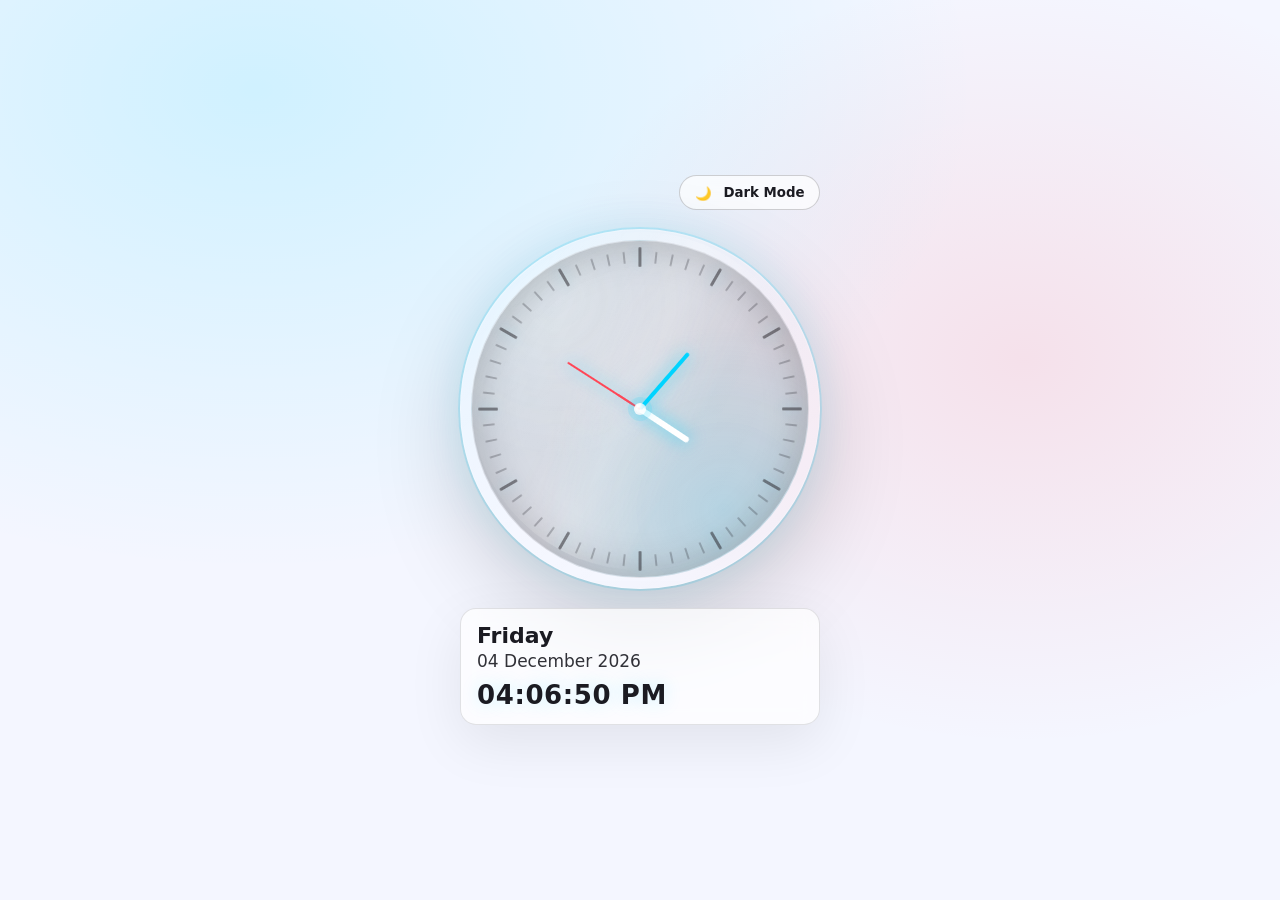
<file: Analog Watch/index.html>
<!DOCTYPE html>
<html lang="en">
  <head>
    <meta charset="UTF-8" />
    <meta http-equiv="X-UA-Compatible" content="IE=edge" />
    <meta name="viewport" content="width=device-width, initial-scale=1.0" />
    <link rel="stylesheet" href="style.css" />
    <title>Analog Clock</title>
  </head>

  <body>
    <div class="container">
      <div class="topbar">
        <button id="themeToggle" class="theme-toggle" type="button" aria-label="Toggle theme">
          <span class="theme-icon" aria-hidden="true">☀️</span>
          <span class="theme-text">Light Mode</span>
        </button>

      </div>

      <div class="clock" id="clock">
        <div class="ticks" aria-hidden="true"></div>

        <div style="--clr: #ffffff; --h: 58px" id="hour" class="hand hour">
          <i></i>
        </div>
        <div style="--clr: #00d4ff; --h: 74px" id="min" class="hand min">
          <i></i>
        </div>
        <div style="--clr: #ff4757; --h: 86px" id="sec" class="hand sec">
          <i></i>
          <span class="sec-tail" aria-hidden="true"></span>
        </div>

        <!-- <span style="--i: 1" class="num"><b>1</b></span>
        <span style="--i: 2" class="num"><b>2</b></span>
        <span style="--i: 3" class="num"><b>3</b></span>
        <span style="--i: 4" class="num"><b>4</b></span>
        <span style="--i: 5" class="num"><b>5</b></span>
        <span style="--i: 6" class="num"><b>6</b></span>
        <span style="--i: 7" class="num"><b>7</b></span>
        <span style="--i: 8" class="num"><b>8</b></span>
        <span style="--i: 9" class="num"><b>9</b></span>
        <span style="--i: 10" class="num"><b>10</b></span>
        <span style="--i: 11" class="num"><b>11</b></span>
        <span style="--i: 12" class="num"><b>12</b></span> -->


        <div class="center-dot" aria-hidden="true"></div>
      </div>

      <div class="digital" aria-live="polite">
        <div class="digital-day" id="digitalDay">Sunday</div>
        <div class="digital-date" id="digitalDate">07 June 2026</div>
        <div class="digital-time" id="digitalTime">10:25:43 PM</div>
      </div>
    </div>


    <script src="script.js"></script>
  </body>
</html>
</file>
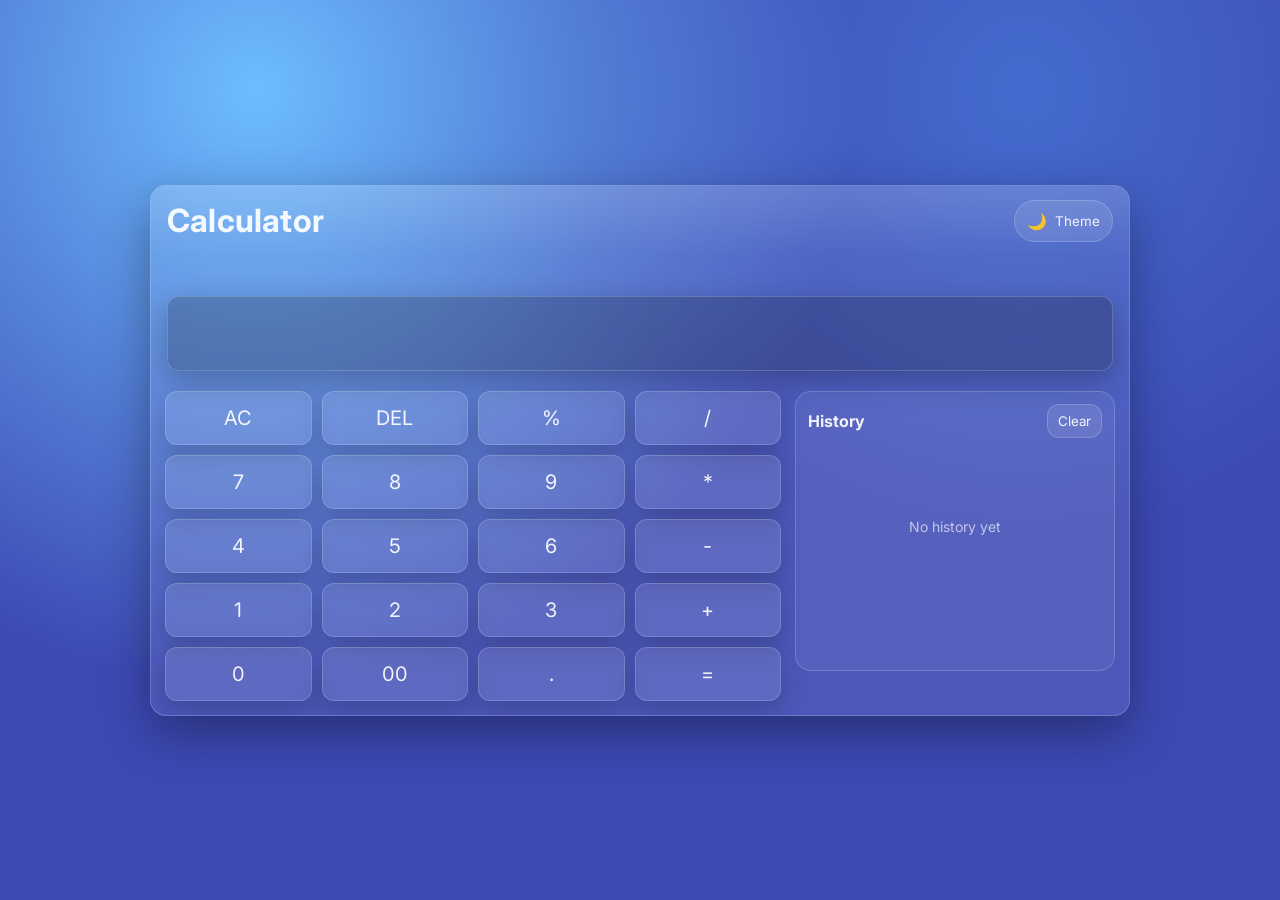
<file: Calculator/index.html>
<!DOCTYPE html>
<html lang="en">
  <head>
    <meta charset="UTF-8" />
    <meta http-equiv="X-UA-Compatible" content="IE=edge" />
    <meta name="viewport" content="width=device-width, initial-scale=1.0" />
    <title>Calculator</title>
    <link rel="stylesheet" href="style.css" />
  </head>
  <body>
    <div class="container" id="app">
      <div class="topbar">
        <div class="brand"><h1>Calculator</h2></div>
        <button class="theme-toggle" id="themeToggle" type="button" aria-label="Toggle theme">
          <span class="theme-toggle__icon" aria-hidden="true">🌙</span>
          <span class="theme-toggle__text">Theme</span>
        </button>
      </div>

      <div class="screen">
        <div class="expression" id="expression">&nbsp;</div>
        <input type="text" class="display" id="display" aria-label="Calculator display" />
      </div>

      <div class="main">
        <div class="buttons" id="buttons">
          <button class="operator btn-ac" data-value="AC">AC</button>
          <button class="operator btn-del" data-value="DEL">DEL</button>
          <button class="operator" data-value="%">%</button>
          <button class="operator" data-value="/">/</button>

          <button data-value="7">7</button>
          <button data-value="8">8</button>
          <button data-value="9">9</button>
          <button class="operator" data-value="*">*</button>

          <button data-value="4">4</button>
          <button data-value="5">5</button>
          <button data-value="6">6</button>
          <button class="operator" data-value="-">-</button>

          <button data-value="1">1</button>
          <button data-value="2">2</button>
          <button data-value="3">3</button>
          <button class="operator" data-value="+">+</button>

          <button data-value="0" class="btn-0">0</button>
          <button data-value="00">00</button>
          <button data-value=".">.</button>
          <button class="operator btn-equals" data-value="=">=</button>
        </div>

        <aside class="history" aria-label="Calculation history">
          <div class="history__header">
            <div class="history__title">History</div>
            <button class="history__clear" id="clearHistory" type="button">Clear</button>
          </div>
          <ul class="history__list" id="historyList"></ul>
          <div class="history__empty" id="historyEmpty">No history yet</div>
        </aside>
      </div>
    </div>


    <script src="script.js"></script>
  </body>
</html>
</file>
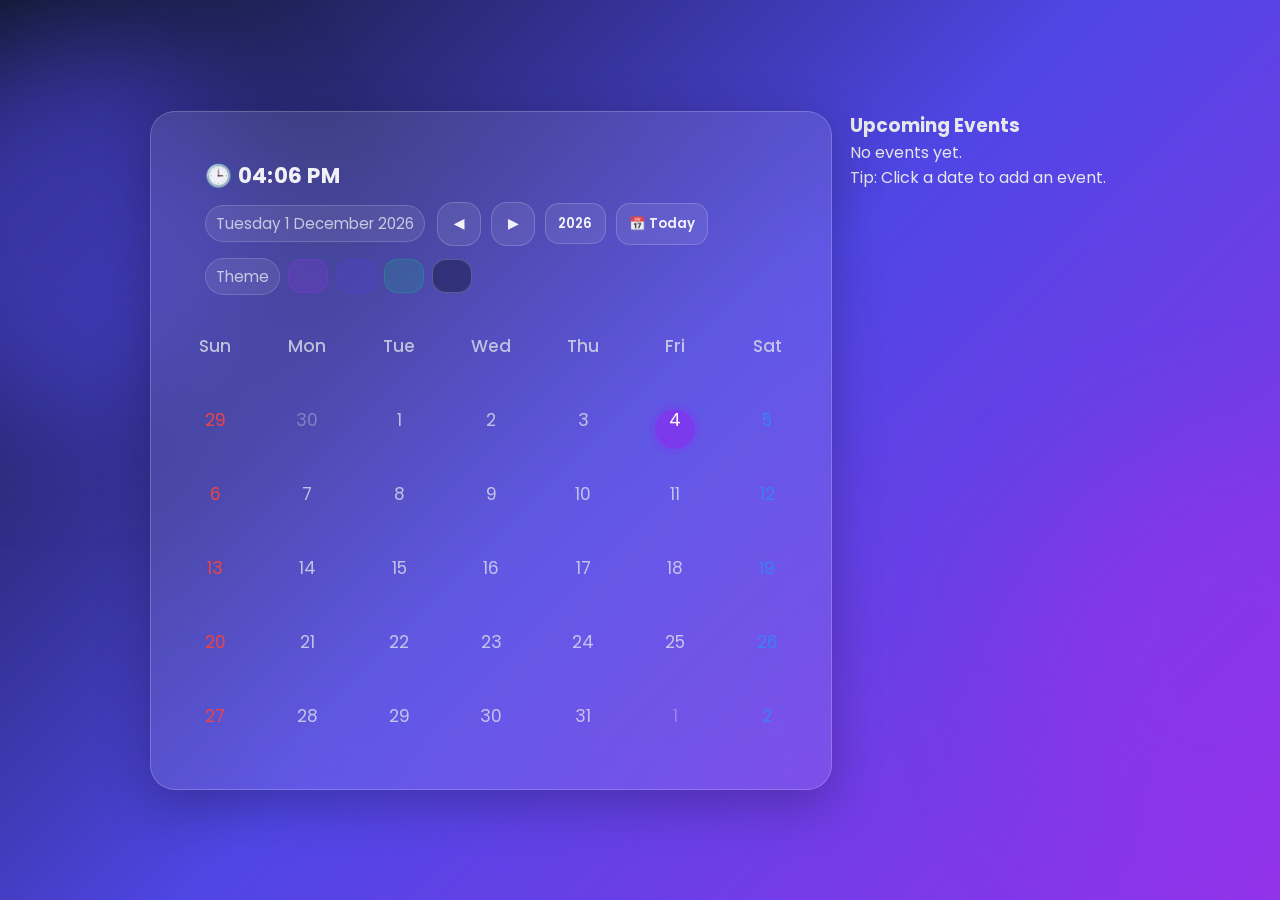
<file: Dynamic Calendar/index.html>
<!DOCTYPE html>
<html lang="en" dir="ltr">
  <head>
    <meta charset="utf-8" />
    <title>Dynamic Calendar</title>
    <link rel="stylesheet" href="style.css" />
    <meta name="viewport" content="width=device-width, initial-scale=1.0" />

    <script src="script.js" defer></script>
  </head>

  <body>
    <div class="app-shell">
      <div class="wrapper">
        <header>
          <div class="topbar">
            <div class="clock" id="clock">🕒 --:-- --</div>

            <div class="header-row">
              <div class="badge" id="current-date">Sunday, 7 June 2026</div>

              <div class="controls">
                <button class="btn btn-icon" id="prev" type="button" aria-label="Previous month">
                  ◀
                </button>
                <button class="btn btn-icon" id="next" type="button" aria-label="Next month">
                  ▶
                </button>

                <div class="control-group">
                  <select class="year-select" id="year" aria-label="Select year"></select>
                </div>

                <button class="btn" id="todayBtn" type="button">📅 Today</button>
              </div>
            </div>

            <div class="control-group" style="margin-top: 12px;">
              <span class="badge">Theme</span>
              <div class="theme-group" aria-label="Theme toggle">
                <button class="theme-dot" data-theme="purple" type="button" title="Purple"></button>
                <button class="theme-dot" data-theme="blue" type="button" title="Blue"></button>
                <button class="theme-dot" data-theme="green" type="button" title="Green"></button>
                <button class="theme-dot" data-theme="dark" type="button" title="Dark"></button>
              </div>
            </div>
          </div>
        </header>

        <div class="calendar">
          <ul class="weeks">
            <li>Sun</li>
            <li>Mon</li>
            <li>Tue</li>
            <li>Wed</li>
            <li>Thu</li>
            <li>Fri</li>
            <li>Sat</li>
          </ul>
          <ul class="days" id="days"></ul>
        </div>
      </div>

      <aside class="agenda">
        <div class="agenda-card">
          <h3>Upcoming Events</h3>
          <div class="agenda-list" id="agendaList">No events yet.</div>
          <div class="agenda-hint">Tip: Click a date to add an event.</div>
        </div>
      </aside>

      <div class="modal-overlay" id="modalOverlay" hidden></div>
      <div class="modal" id="eventModal" hidden role="dialog" aria-modal="true">
        <div class="modal-header">
          <div>
            <div class="modal-title" id="modalTitle">Add Event</div>
            <div class="modal-subtitle" id="modalSubtitle">7 June 2026</div>
          </div>
          <button class="btn btn-icon" id="modalClose" type="button" aria-label="Close">✕</button>
        </div>

        <form class="modal-body" id="eventForm">
          <input type="hidden" id="modalDateKey" />

          <div class="field">
            <label for="eventText">Event</label>
            <input id="eventText" required placeholder="e.g., Birthday Party" />
          </div>

          <div class="field">
            <label for="eventType">Type</label>
            <select id="eventType">
              <option value="event">Event</option>
              <option value="task">Task</option>
            </select>
          </div>

          <div class="field">
            <label for="eventNote">Note</label>
            <textarea id="eventNote" rows="3" placeholder="Optional note"></textarea>
          </div>

          <div class="modal-actions">
            <button class="btn" type="submit">Save</button>
            <button class="btn" type="button" id="deleteBtn" title="Delete selected event">Delete</button>
          </div>
        </form>
      </div>
    </div>
  </body>
</html>
</file>
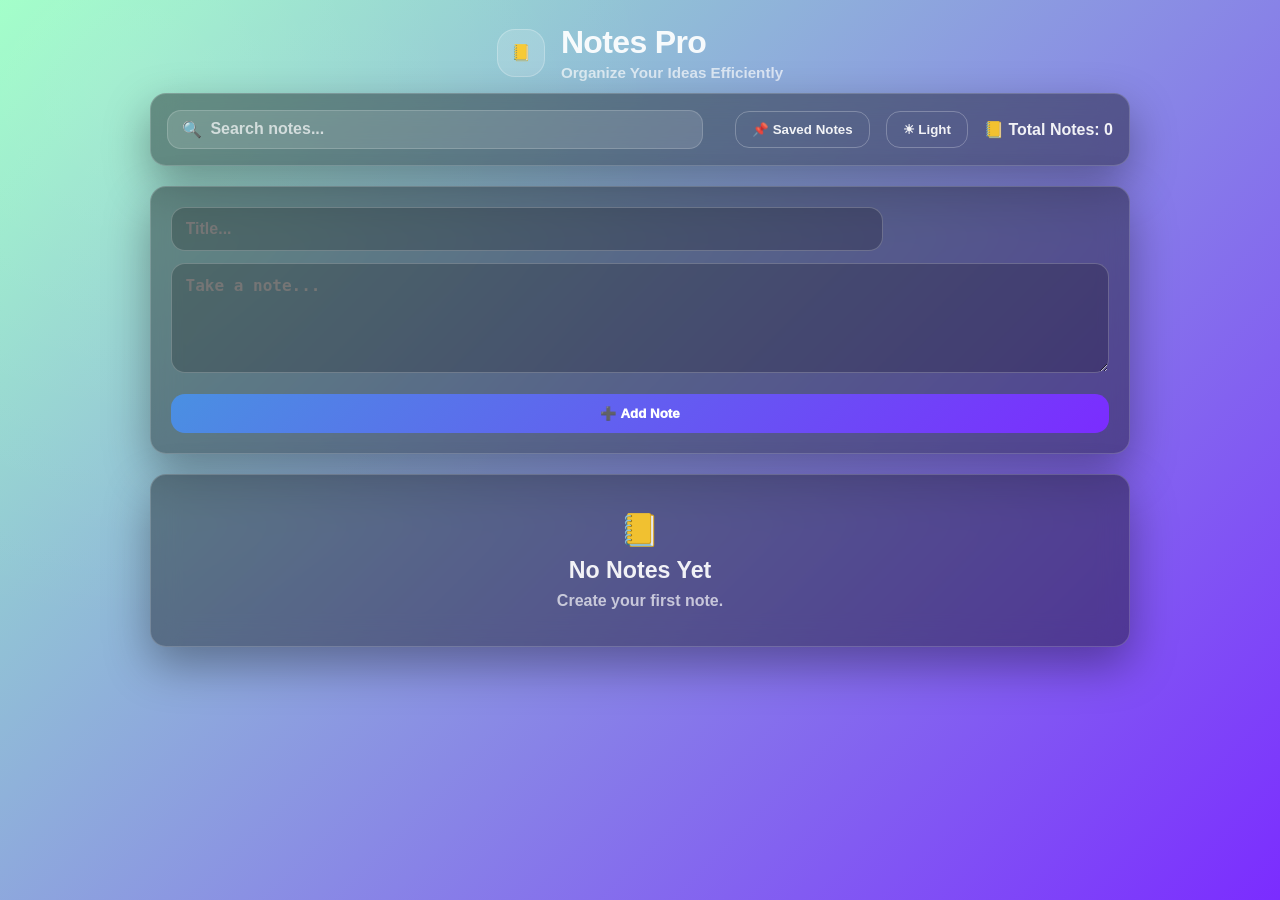
<file: Notes App/index.html>
<!DOCTYPE html>
<html lang="en">
<head>
    <meta charset="UTF-8">
    <meta name="viewport" content="width=device-width, initial-scale=1.0">
    <title>Minimalist Notes App</title>
    <link rel="stylesheet" href="style.css">
</head>
<body>
    <main class="app-container">
        <header class="app-header">
            <div class="brand">
                <div class="brand-icon">📒</div>
                <div>
                    <h1>Notes Pro</h1>
                    <p class="subtitle">Organize Your Ideas Efficiently</p>
                </div>
            </div>

            <div class="toolbar glass">
                <div class="toolbar-left">
                    <div class="search-wrap">
                        <span class="search-icon">🔍</span>
                        <input id="search-input" type="text" placeholder="Search notes..." autocomplete="off" />
                    </div>
                </div>

                <div class="toolbar-right">
                    <!-- <div class="field-inline">
                        <label for="sort-select">Sort</label>
                        <select id="sort-select">
                            <option value="newest">Newest First</option>
                            <option value="oldest">Oldest First</option>
                            <option value="az">A-Z</option>
                            <option value="za">Z-A</option> -->
                        </select>
                    </div>

                    <button id="saved-notes-btn" type="button" class="btn-secondary">📌 Saved Notes</button>

                    <button id="theme-toggle" type="button" class="btn-secondary">🌙 Dark</button>

                    <div class="total-counter" id="total-notes">📒 Total Notes: 0</div>
                </div>

            </div>
        </header>

        <section id="saved-section" class="glass" style="display:none; padding: 1.25rem; margin-bottom: 1.25rem;">
            <h2 style="margin-bottom: 0.75rem;">📌 Saved Notes</h2>
            <div id="saved-notes-grid" class="notes-grid" style="gap: 1rem;"></div>
            <div style="margin-top: 1rem; display:flex; justify-content:flex-start;">
                <button type="button" id="back-to-home-btn" class="btn-secondary">Back</button>
            </div>
        </section>


        <form id="note-form" class="note-form glass" autocomplete="off">
            <div class="form-top">
                <div class="title-wrap">
                    <input type="text" id="note-title" placeholder="Title..." required maxlength="50" />
                    <!-- <div class="char-counter" id="title-counter">0 / 50</div> -->
                </div>
                <div class="color-wrap">
                    <!-- <label for="color-select">Color</label>
                    <select id="color-select" aria-label="Note color">
                        <option value="yellow">🟡 Yellow</option>
                        <option value="green">🟢 Green</option>
                        <option value="blue">🔵 Blue</option>
                        <option value="purple">🟣 Purple</option>
                    </select> -->
                </div>
            </div>

            <div class="content-wrap">
                <textarea id="note-content" placeholder="Take a note..." required maxlength="500"></textarea>
                <!-- <div class="char-counter" id="content-counter">0 / 500</div> -->
            </div>

            <button type="submit" id="submit-btn" class="btn-primary">➕ Add Note</button>
        </form>

        <section class="empty-state glass" id="empty-state" style="display:none;">
            <div class="empty-icon">📒</div>
            <h2>No Notes Yet</h2>
            <p>Create your first note.</p>
        </section>

        <section id="notes-grid" class="notes-grid"></section>

        <div id="toast-container" class="toast-container" aria-live="polite" aria-atomic="true"></div>

        <div id="edit-modal" class="modal" style="display:none;">
            <div class="modal-backdrop" data-close-modal="true"></div>
            <div class="modal-panel glass" role="dialog" aria-modal="true" aria-labelledby="edit-modal-title">
                <div class="modal-header">
                    <h2 id="edit-modal-title">✏ Edit Note</h2>
                    <button type="button" class="modal-close" data-close-modal="true">✕</button>
                </div>

                <form id="edit-form" class="edit-form" autocomplete="off">
                    <input type="hidden" id="edit-id" />

                    <div class="form-top">
                        <div class="title-wrap">
                            <input type="text" id="edit-title" placeholder="Title..." required maxlength="50" />
                            <div class="char-counter" id="edit-title-counter">0 / 50</div>
                        </div>

                        <div class="color-wrap">
                            <label for="edit-color-select">Color</label>
                            <select id="edit-color-select">
                                <option value="yellow">🟡 Yellow</option>
                                <option value="green">🟢 Green</option>
                                <option value="blue">🔵 Blue</option>
                                <option value="purple">🟣 Purple</option>
                            </select>
                        </div>
                    </div>

                    <div class="content-wrap">
                        <textarea id="edit-content" placeholder="Take a note..." required maxlength="500"></textarea>
                        <div class="char-counter" id="edit-content-counter">0 / 500</div>
                    </div>

                    <div class="modal-actions">
                        <button type="button" class="btn-secondary" data-close-modal="true">Cancel</button>
                        <button type="submit" class="btn-primary">✅ Save Changes</button>
                    </div>
                </form>
            </div>
        </div>
    </main>

    <script src="script.js"></script>

</body>
</html>
</file>
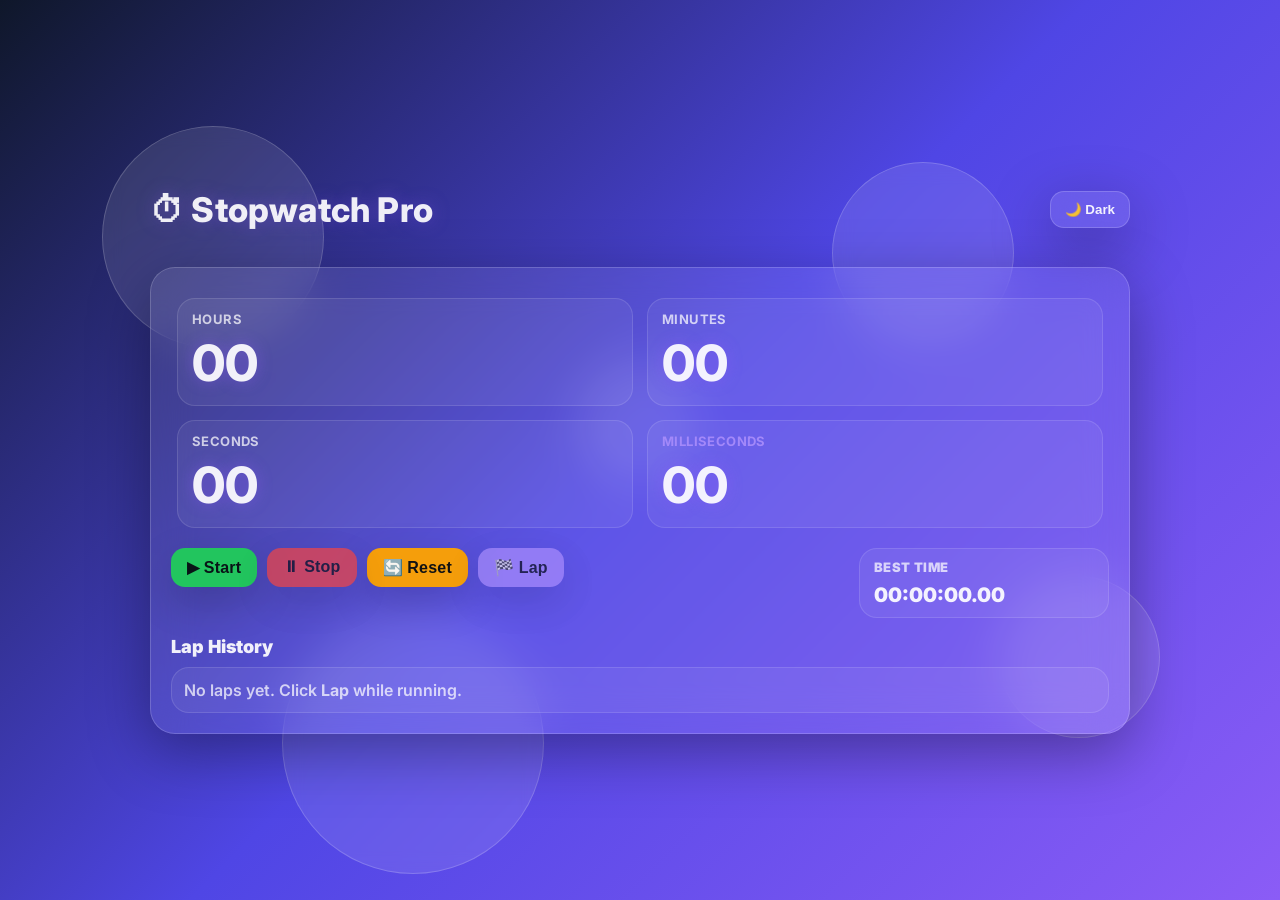
<file: Stopwatch Application/index.html>
<!DOCTYPE html>
<!-- Coding by CodingLab | www.codinglabweb.com-->
<html lang="en" dir="ltr">
  <head>
    <meta charset="UTF-8">
    <meta name="viewport" content="width=device-width, initial-scale=1.0">
    <title>Stopwatch Pro</title>
    <link rel="stylesheet" href="style.css">
  </head>

  <body>
    <div class="background-bubbles" aria-hidden="true">
      <span></span><span></span><span></span><span></span><span></span>
    </div>

    <div class="wrapper" role="application" aria-label="Stopwatch application">
      <header class="titlebar">
        <h1 class="title">⏱ Stopwatch Pro</h1>
        <button class="theme-toggle" id="themeToggle" type="button" aria-label="Toggle theme">🌙 Dark</button>
      </header>

      <section class="card">
        <div class="time" aria-live="polite">
          <div class="time-row">
            <span class="label">Hours</span>
            <span class="value hour">00</span>
          </div>
          <div class="time-row">
            <span class="label">Minutes</span>
            <span class="value minute">00</span>
          </div>
          <div class="time-row">
            <span class="label">Seconds</span>
            <span class="value second">00</span>
          </div>
          <div class="time-row">
            <span class="label ms-label">Milliseconds</span>
            <span class="value millisecond">00</span>
          </div>
        </div>

        <div class="actions">
          <div class="buttons">
            <button class="start" type="button" aria-label="Start (Space)">▶ Start</button>
            <button class="stop" type="button" aria-label="Stop (Space)">⏸ Stop</button>
            <button class="reset" type="button" aria-label="Reset (R)">🔄 Reset</button>
            <button class="lap" type="button" aria-label="Lap (L)">🏁 Lap</button>
          </div>

          <div class="best-time">
            <div class="best-title">Best Time</div>
            <div class="best-value" id="bestTime">00:00:00.00</div>
          </div>
        </div>

        <div class="laps">
          <h2 class="laps-title">Lap History</h2>
          <div class="laps-list" id="lapsList" role="list" aria-label="Lap history">
            <div class="empty">No laps yet. Click <b>Lap</b> while running.</div>
          </div>
        </div>
      </section>
    </div>

    <script src="script.js"></script>
  </body>
</html>
</file>
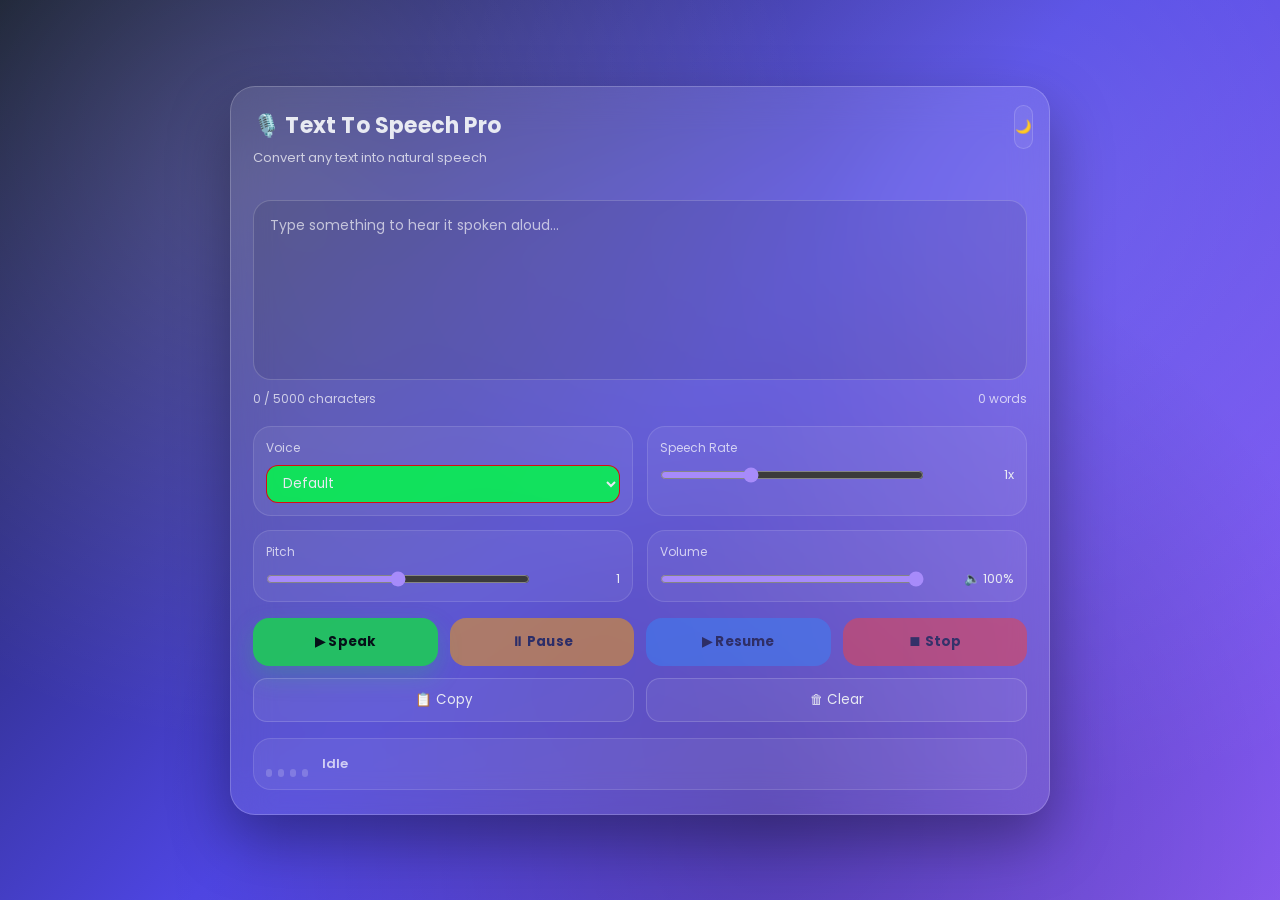
<file: Text to Speech Converter/index.html>
<!DOCTYPE html>
<html lang="en">
  <head>
    <meta charset="UTF-8" />
    <meta http-equiv="X-UA-Compatible" content="IE=edge" />
    <meta name="viewport" content="width=device-width, initial-scale=1.0" />
    <title>Text to Speech Converter</title>
    <link rel="stylesheet" href="style.css" />
  </head>
  <body>
    <div class="bg-gradient" aria-hidden="true"></div>

    <div class="container" id="app">
      <header class="header">
        <div class="title">🎙️ Text To Speech Pro</div>
        <div class="subtitle">Convert any text into natural speech</div>

        <div class="theme-toggle">
          <button type="button" id="themeBtn" class="icon-btn" aria-label="Toggle theme">
            <span id="themeIcon">🌙</span>
          </button>
        </div>
      </header>

      <main class="content">
        <section class="card-section">
          <textarea
            id="textInput"
            placeholder="Type something to hear it spoken aloud..."
            maxlength="5000"
          ></textarea>

          <div class="meta-row">
            <div class="meta">
              <span id="charCount">0</span> / 5000 characters
            </div>
            <div class="meta">
              <span id="wordCount">0</span> words
            </div>
          </div>
        </section>

        <section class="controls">
          <div class="control">
            <label for="voiceSelect">Voice</label>
            <select id="voiceSelect" aria-label="Voice selection">
              <option value="default">Default</option>
              <option value="en">English</option>
            </select>
          </div>

          <div class="control">
            <label for="rateRange">Speech Rate</label>
            <div class="range-row">
              <input id="rateRange" type="range" min="0.5" max="2" step="0.1" value="1" />
              <div class="range-value" id="rateValue">1x</div>
            </div>
          </div>

          <div class="control">
            <label for="pitchRange">Pitch</label>
            <div class="range-row">
              <input id="pitchRange" type="range" min="0" max="2" step="0.1" value="1" />
              <div class="range-value" id="pitchValue">1</div>
            </div>
          </div>

          <div class="control">
            <label for="volumeRange">Volume</label>
            <div class="range-row">
              <input id="volumeRange" type="range" min="0" max="1" step="0.1" value="1" />
              <div class="range-value" id="volumeValue">🔈 100%</div>
            </div>
          </div>
        </section>

        <section class="actions">
          <div class="primary-actions">
            <button type="button" id="speakBtn" class="btn btn-green">▶ Speak</button>
            <button type="button" id="pauseBtn" class="btn btn-orange" disabled>⏸ Pause</button>
            <button type="button" id="resumeBtn" class="btn btn-blue" disabled>▶ Resume</button>
            <button type="button" id="stopBtn" class="btn btn-red" disabled>⏹ Stop</button>
          </div>

          <div class="secondary-actions">
            <button type="button" id="copyBtn" class="icon-btn secondary">📋 Copy</button>
            <button type="button" id="clearBtn" class="icon-btn secondary">🗑 Clear</button>
          </div>
        </section>

        <section class="status" aria-live="polite">
          <div class="speaking-indicator" id="speakingIndicator">
            <div class="waves" aria-hidden="true">
              <span></span><span></span><span></span><span></span>
            </div>
            <div class="speaking-text" id="speakingText">Idle</div>
          </div>
        </section>
      </main>
    </div>

    <script src="script.js" defer></script>
  </body>
</html>
</file>
<file: Analog Watch/style.css>
*{
    margin: 0;
    padding: 0;
    box-sizing: border-box;
    font-family: ui-sans-serif, system-ui, -apple-system, Segoe UI, Roboto, Arial, sans-serif;
}

:root{
    --bg: #1E1E2E;
    --face: #2D2D3A;
    --text: #F1F1F1;
    --tick: rgba(241, 241, 241, 0.35);
    --tick-strong: rgba(241, 241, 241, 0.65);

    --hour: #FFFFFF;
    --minute: #00D4FF;
    --second: #FF4757;

    --glow: rgba(0, 212, 255, 0.4);
    --shadow: rgba(0, 0, 0, 0.55);
}

:root[data-theme="light"]{
    --bg: #F4F6FF;
    --face: #EAEAF7;
    --text: #1B1B22;
    --tick: rgba(27, 27, 34, 0.25);
    --tick-strong: rgba(27, 27, 34, 0.5);
    --shadow: rgba(0, 0, 0, 0.18);
    --glow: rgba(0, 212, 255, 0.35);
}

body{
    min-height: 100vh;
    background: radial-gradient(1200px 800px at 20% 10%, rgba(0, 212, 255, 0.15), transparent 60%),
                radial-gradient(900px 700px at 80% 40%, rgba(255, 71, 87, 0.12), transparent 55%),
                var(--bg);
    display: flex;
    justify-content: center;
    align-items: center;
    padding: 1.2rem;
    color: var(--text);
}

.container{
    position: relative;
    display: grid;
    justify-items: center;
    gap: 1.2rem;
}

.topbar{
    width: 100%;
    display: flex;
    justify-content: flex-end;
    align-items: center;
}

.theme-toggle{
    border: 1px solid rgba(255,255,255,0.25);
    background: rgba(255,255,255,0.08);
    color: var(--text);
    padding: 0.55rem 0.9rem;
    border-radius: 999px;
    cursor: pointer;
    font-weight: 600;
    backdrop-filter: blur(10px);
    transition: transform 180ms ease, background 180ms ease, border-color 180ms ease;
}


:root[data-theme="light"] .theme-toggle{
    border-color: rgba(27,27,34,0.2);
    background: rgba(255,255,255,0.7);
}

.theme-toggle:hover{ transform: translateY(-1px) scale(1.02); }

.theme-toggle:focus-visible{
    outline: 3px solid rgba(0, 212, 255, 0.45);
    outline-offset: 3px;
}

.theme-icon{
    display: inline-flex;
    margin-right: 0.45rem;
    transform: translateY(1px);
}

.theme-text{
    font-weight: 700;
}


.clock{
    width: clamp(240px, 40vw, 360px);
    height: clamp(240px, 40vw, 360px);
    border-radius: 50%;

    position: relative;
    display: flex;
    justify-content: center;
    align-items: center;

    background: linear-gradient(145deg, rgba(255,255,255,0.14), rgba(255,255,255,0.05));
    background-color: rgba(255, 255, 255, 0.03);

    border: 1px solid rgba(255,255,255,0.22);
    box-shadow:
        0 34px 90px var(--shadow),
        0 0 0 2px rgba(0, 212, 255, 0.16),
        0 0 46px rgba(0, 212, 255, 0.12);

    animation: fadeIn 600ms ease both;
    transition: transform 200ms ease, box-shadow 200ms ease;
}


.clock:hover{
    transform: scale(1.02);
}

@keyframes fadeIn{
    from{ opacity: 0; transform: translateY(6px); }
    to{ opacity: 1; transform: translateY(0); }
}

/* Inner glass */
.clock::before{
    content: '';
    position: absolute;
    inset: 10px;
    border-radius: 50%;
    background:
        radial-gradient(circle at 25% 18%, rgba(255,255,255,0.28), transparent 42%),
        radial-gradient(circle at 75% 80%, rgba(0,212,255,0.16), transparent 50%),
        rgba(45, 45, 58, 0.15);
    border: 1px solid rgba(255,255,255,0.12);
    box-shadow:
        inset 0 0 18px rgba(255,255,255,0.10),
        inset 0 0 40px rgba(0,0,0,0.25);
    pointer-events: none;
}

/* Glass reflection overlay */
.clock::after{
    content: '';
    position: absolute;
    inset: 10px;
    border-radius: 50%;
    background: linear-gradient(115deg,
        rgba(255,255,255,0.00) 0%,
        rgba(255,255,255,0.08) 35%,
        rgba(255,255,255,0.22) 48%,
        rgba(255,255,255,0.02) 64%,
        rgba(255,255,255,0.00) 100%);
    transform: translateY(-8px);
    opacity: 0.95;
    mix-blend-mode: screen;
    pointer-events: none;
}



.ticks{
    position: absolute;
    inset: 0;
    border-radius: 50%;
}


.tick{
    position: absolute;
    left: 50%;
    top: 50%;
    width: 2px;
    height: 12px;
    background: var(--tick);
    border-radius: 999px;
    transform-origin: 50% 100%;
    will-change: transform;
}


.tick.strong{
    width: 3.2px;
    height: 20px;
    background: var(--tick-strong);
    box-shadow: 0 0 14px rgba(0, 212, 255, 0.18);
}


.clock span{
    position: absolute;
    transform: rotate(calc(30deg * var(--i)));
    inset: 0;
    text-align: center;
    z-index: 3;
    display: grid;
    place-items: center;
}

/* Number placement: rotate wrapper, then move inward */
.clock .num{
    transform: rotate(calc(30deg * var(--i))) translateY(-34px);
    inset: 0;
}



.clock span{
    transform-origin: 50% 50%;
}

.clock .num b{

    transform: rotate(calc(-30deg * var(--i)));
    display: inline-block;
    font-size: clamp(14px, 3.7vw, 20px);
    letter-spacing: 0.5px;
    text-shadow: 0 0 12px rgba(0, 212, 255, 0.16);
}


.center-dot{
    position: absolute;
    width: 12px;
    height: 12px;
    border-radius: 50%;
    background: radial-gradient(circle at 30% 30%, #ffffff, rgba(255,255,255,0.55));
    box-shadow: 0 0 0 6px rgba(0, 212, 255, 0.12), 0 0 24px rgba(0, 212, 255, 0.25);
    z-index: 10;
}

.center-dot{ left: 50%; top: 50%; transform: translate(-50%, -50%); }

.hand{
    position: absolute;
    left: 50%;
    top: 50%;
    transform-origin: bottom center;
    display: flex;
    justify-content: center;
    align-items: flex-end;
    z-index: 6;
    transition: transform 80ms linear, filter 180ms ease;
}



.hand i{
    position: absolute;
    background-color: var(--clr);
    width: var(--w);
    height: var(--h);
    border-radius: 999px;
    box-shadow: 0 0 18px var(--glow);
}

.hand::after{
    content: '';
    position: absolute;
    width: 8px;
    height: 8px;
    border-radius: 50%;
    background: rgba(255,255,255,0.18);
    left: 50%;
    bottom: -4px;
    transform: translateX(-50%);
    z-index: -1;
}

/* Tail for second hand */
.sec .sec-tail{
    position: absolute;
    left: 50%;
    top: 50%;
    transform: translate(-50%, -50%) rotate(180deg) translateY(18px);
    width: var(--tail-w);
    height: var(--tail-h);
    background: rgba(255,71,87,0.75);
    border-radius: 999px;
    box-shadow: 0 0 14px rgba(255, 71, 87, 0.22);
}

.sec{
    --w: 2px; /* longest + thinnest */
    --h: 108px;
    --tail-offset: 18px;
    --tail-w: 2px;
    --tail-h: 18px;
}

.min{
    --w: 4px; /* longer than hour */
    --h: 86px;
}

.hour{
    --w: 6px; /* shortest + thickest */
    --h: 56px;
    box-shadow: 0 0 22px rgba(255,255,255,0.14);
}

/* Ensure each hand uses a glow for subtle premium look */
.hand i{
    filter: drop-shadow(0 0 8px var(--glow));
}


/* Digital clock */
.digital{
    width: min(520px, 100%);
    padding: 0.9rem 1rem;
    border-radius: 16px;
    border: 1px solid rgba(255,255,255,0.16);
    background: rgba(255,255,255,0.06);
    backdrop-filter: blur(10px);
    box-shadow: 0 18px 55px rgba(0,0,0,0.18);
}
:root[data-theme="light"] .digital{
    border-color: rgba(27,27,34,0.12);
    background: rgba(255,255,255,0.7);
    box-shadow: 0 18px 55px rgba(0,0,0,0.08);
}
.digital-day{
    font-size: clamp(16px, 2.8vw, 22px);
    font-weight: 800;
    margin-bottom: 0.15rem;
}
.digital-date{
    font-size: clamp(13px, 2.3vw, 17px);
    opacity: 0.9;
    margin-bottom: 0.55rem;
}
.digital-time{
    font-size: clamp(18px, 3.5vw, 26px);
    font-weight: 900;
    letter-spacing: 0.6px;
    text-shadow: 0 0 18px rgba(0, 212, 255, 0.18);
}
/* Ensure numbers are positioned over before layer */
.clock span{ color: var(--text); }

@media (max-width: 420px){
    .topbar{ justify-content: center; }
    .theme-text{ display: none; }

    .digital{
        width: 100%;
        padding: 0.8rem 0.9rem;
    }
}
</file>
<file: Calculator/style.css>
/* Import Google font */
@import url("https://fonts.googleapis.com/css2?family=Inter:wght@300;400;500;600;700&display=swap");

:root {
  --bg: radial-gradient(1200px circle at 20% 10%, #6dbdff 0%, rgba(78, 93, 231, 0.745) 50%),
    radial-gradient(1000px circle at 80% 10%, #38f9d693 0%, rgba(56, 249, 215, 0) 45%),
    #0b1020;

  --panel: rgba(255, 255, 255, 0.08);
  --panel-2: rgba(255, 255, 255, 0.12);
  --border: rgba(255, 255, 255, 0.18);

  --text: rgba(255, 255, 255, 0.92);
  --muted: rgba(255, 255, 255, 0.65);

  --display-bg: rgba(0, 0, 0, 0.2);
  --display-border: rgba(255, 255, 255, 0.18);

  --btn: rgba(255, 255, 255, 0.1);
  --btn-border: rgba(255, 255, 255, 0.18);
  --btn-text: rgba(255, 255, 255, 0.92);

  --operator: linear-gradient(180deg, rgba(56, 249, 215, 0.22) 0%, rgba(56, 249, 215, 0.1) 100%);
  --equals: linear-gradient(180deg, rgba(109, 124, 255, 0.35) 0%, rgba(109, 124, 255, 0.18) 100%);
  --danger: linear-gradient(180deg, rgba(255, 77, 109, 0.3) 0%, rgba(255, 77, 109, 0.15) 100%);

  --shadow: 0 18px 50px rgba(0, 0, 0, 0.35);
  --shadow-soft: 0 10px 30px rgba(0, 0, 0, 0.25);
  --radius: 16px;
  --radius-sm: 12px;

  --focus: 0 0 0 3px rgba(56, 249, 215, 0.35);
}

[data-theme="light"] {
  --bg: radial-gradient(1200px circle at 20% 10%, #6d7cff 0%, rgba(109, 124, 255, 0) 50%),
    radial-gradient(1000px circle at 80% 10%, #38f9d7 0%, rgba(56, 249, 215, 0) 45%),
    #eef1ff;
  --panel: rgba(255, 255, 255, 0.7);
  --panel-2: rgba(255, 255, 255, 0.85);
  --border: rgba(20, 28, 50, 0.14);
  --text: rgba(12, 18, 35, 0.92);
  --muted: rgba(12, 18, 35, 0.6);
  --display-bg: rgba(255, 255, 255, 0.5);
  --display-border: rgba(20, 28, 50, 0.16);
  --btn: rgba(12, 18, 35, 0.06);
  --btn-border: rgba(20, 28, 50, 0.14);
  --btn-text: rgba(12, 18, 35, 0.92);
  --shadow: 0 18px 50px rgba(12, 18, 35, 0.12);
  --shadow-soft: 0 10px 30px rgba(12, 18, 35, 0.1);
}

* {
  margin: 0;
  padding: 0;
  box-sizing: border-box;
  font-family: "Inter", system-ui, -apple-system, Segoe UI, Roboto, Arial, sans-serif;
}

body {
  min-height: 100vh;
  display: flex;
  align-items: center;
  justify-content: center;
  background: var(--bg);
  color: var(--text);
  padding: 18px;
}

.container {
  width: min(980px, 100%);
  border-radius: var(--radius);
  background: var(--panel);
  border: 1px solid var(--border);
  box-shadow: var(--shadow);
  overflow: hidden;
}

.topbar {
  display: flex;
  align-items: center;
  justify-content: space-between;
  padding: 14px 16px;
  background: linear-gradient(180deg, var(--panel-2), transparent);
}

.brand {
  font-weight: 700;
  letter-spacing: 0.2px;
}

.theme-toggle {
  display: inline-flex;
  align-items: center;
  gap: 8px;
  padding: 10px 12px;
  border: 1px solid var(--border);
  border-radius: 999px;
  background: var(--btn);
  color: var(--btn-text);
  cursor: pointer;
  transition: transform 160ms ease, background-color 160ms ease, border-color 160ms ease;
}

.theme-toggle:focus-visible {
  outline: none;
  box-shadow: var(--focus);
}

.theme-toggle:hover {
  transform: translateY(-1px);
  border-color: rgba(56, 249, 215, 0.45);
}

.theme-toggle:active {
  transform: translateY(0px) scale(0.99);
}

.theme-toggle__icon {
  font-size: 16px;
}

.screen {
  padding: 12px 16px 6px;
}

.expression {
  height: 22px;
  display: flex;
  align-items: center;
  justify-content: flex-end;
  font-size: 13px;
  color: var(--muted);
  overflow: hidden;
  white-space: nowrap;
  text-overflow: ellipsis;
  margin-bottom: 6px;
}

.display {
  width: 100%;
  outline: none;
  border: 1px solid var(--display-border);
  border-radius: var(--radius-sm);
  background: var(--display-bg);
  text-align: right;
  padding: 16px 14px;
  font-size: clamp(20px, 3.3vw, 34px);
  color: var(--text);
  pointer-events: none;
  box-shadow: var(--shadow-soft);
}

.main {
  display: grid;
  grid-template-columns: 1fr;
  gap: 14px;
  padding: 14px;
}

.buttons {
  display: grid;
  grid-gap: 10px;
  grid-template-columns: repeat(4, 1fr);
}

.buttons button {
  padding: 14px 10px;
  border-radius: 12px;
  border: 1px solid var(--btn-border);
  font-size: clamp(15px, 2.6vw, 20px);
  cursor: pointer;
  background: var(--btn);
  color: var(--btn-text);
  box-shadow: 0 10px 25px rgba(0, 0, 0, 0.18);
  transform: translateZ(0);
  transition: transform 140ms ease, box-shadow 160ms ease, background 160ms ease, border-color 160ms ease;
  user-select: none;
}

.buttons button:hover {
  transform: translateY(-2px);
  box-shadow: 0 16px 35px rgba(0, 0, 0, 0.28);
  border-color: rgba(56, 249, 215, 0.42);
}

/* Hover variants by button type */
.operator:hover {
  border-color: rgba(56, 249, 215, 0.55);
  box-shadow: 0 16px 40px rgba(56, 249, 215, 0.18);
}

.btn-del:hover,
.btn-ac:hover {
  border-color: rgba(255, 77, 109, 0.55);
  box-shadow: 0 16px 40px rgba(255, 77, 109, 0.2);
}

.btn-equals:hover {
  border-color: rgba(109, 124, 255, 0.6);
  box-shadow: 0 16px 40px rgba(109, 124, 255, 0.22);
}


.buttons button:focus-visible {
  outline: none;
  box-shadow: var(--focus), 0 18px 45px rgba(0, 0, 0, 0.25);
}

.buttons button:active {
  transform: translateY(0px) scale(0.98);
}

.buttons button.is-pressed {
  box-shadow: 0 10px 25px rgba(0, 0, 0, 0.18);
  transform: translateY(0px) scale(0.98);
}

/* Semantic button variants */
.operator {
  background: var(--operator);
}


.btn-del {
  background: var(--danger);
}

.btn-ac {
  background: var(--danger);
}

.btn-equals {
  background: var(--equals);
  grid-column: span 1;
}

/* History */
.history {
  border: 1px solid var(--border);
  border-radius: var(--radius);
  background: rgba(255, 255, 255, 0.06);
  padding: 12px;
  min-height: 280px;
}

.history__header {
  display: flex;
  align-items: center;
  justify-content: space-between;
  margin-bottom: 10px;
}

.history__title {
  font-weight: 700;
}

.history__clear {
  border: 1px solid var(--border);
  background: var(--btn);
  color: var(--btn-text);
  padding: 8px 10px;
  border-radius: 12px;
  cursor: pointer;
  transition: transform 160ms ease, border-color 160ms ease;
}

.history__clear:hover {
  transform: translateY(-1px);
  border-color: rgba(255, 77, 109, 0.5);
}

.history__clear:active {
  transform: translateY(0px) scale(0.99);
}

.history__clear:focus-visible {
  outline: none;
  box-shadow: var(--focus);
}

.history__list {
  list-style: none;
  display: flex;
  flex-direction: column;
  gap: 8px;
  padding: 0;
  margin: 0;
}

.history__item {
  border: 1px solid var(--border);
  border-radius: 14px;
  padding: 10px 12px;
  background: rgba(255, 255, 255, 0.06);
  cursor: pointer;
  transition: transform 140ms ease, border-color 160ms ease;
}

.history__item:hover {
  transform: translateY(-1px);
  border-color: rgba(56, 249, 215, 0.45);
}

.history__item:active {
  transform: translateY(0px) scale(0.99);
}

.history__expr {
  font-size: 12px;
  color: var(--muted);
  white-space: nowrap;
  overflow: hidden;
  text-overflow: ellipsis;
}

.history__result {
  font-weight: 700;
  margin-top: 4px;
}

.history__empty {
  color: var(--muted);
  font-size: 14px;
  text-align: center;
  padding-top: 70px;
}

@media (min-width: 820px) {
  .main {
    grid-template-columns: 1fr 320px;
    align-items: start;
  }
}

@media (max-width: 420px) {
  .topbar {
    padding: 12px 12px;
  }
  .theme-toggle__text {
    display: none;
  }
  .buttons {
    grid-gap: 8px;
  }
  .buttons button {
    padding: 12px 8px;
    border-radius: 10px;
  }
}
</file>
<file: Dynamic Calendar/style.css>
/* Import Google font - Poppins */
@import url('https://fonts.googleapis.com/css2?family=Poppins:wght@400;500;600&display=swap');
*{
  margin: 0;
  padding: 0;
  box-sizing: border-box;
  font-family: 'Poppins', sans-serif;
}
body{
  display: flex;
  align-items: center;
  padding: 0 10px;
  justify-content: center;
  min-height: 100vh;
  background: linear-gradient(135deg, #0F172A, #4F46E5, #9333EA);
  color: #E5E7EB;
  overflow-x: hidden;
}

/* Floating blur circles */
body::before,
body::after{
  content: "";
  position: fixed;
  inset: auto;
  border-radius: 9999px;
  filter: blur(60px);
  z-index: 0;
  pointer-events: none;
}
body::before{
  width: 380px;
  height: 380px;
  left: -120px;
  top: 40px;
  background: rgba(79,70,229,0.55);
}
body::after{
  width: 420px;
  height: 420px;
  right: -160px;
  bottom: 30px;
  background: rgba(147,51,234,0.45);
}

:root{
  --card-bg: rgba(255,255,255,0.10);
  --card-border: rgba(255,255,255,0.20);
  --text: rgba(255,255,255,0.92);
  --muted: rgba(255,255,255,0.68);
  --accent: #7C3AED;
  --accent-2: #4F46E5;
  --accent-3: #9333EA;
}

.app-shell{
  width: min(980px, 100%);
  position: relative;
  z-index: 1;
  display: grid;
  grid-template-columns: 1fr 280px;
  gap: 18px;
  align-items: start;
}

.wrapper{
  width: 100%;
  background: var(--card-bg);
  backdrop-filter: blur(20px);
  -webkit-backdrop-filter: blur(20px);
  border: 1px solid var(--card-border);
  border-radius: 25px;
  box-shadow: 0 15px 50px rgba(0,0,0,0.25);
  overflow: hidden;
}
 .wrapper header{
  position: relative;
  z-index: 2;
  display: flex;
  align-items: center;
  padding: 25px 30px 10px;
  justify-content: space-between;
}
header .icons{
  display: flex;
}
header .icons span{
  height: 38px;
  width: 38px;
  margin: 0 1px;
  cursor: pointer;
  color: #878787;
  text-align: center;
  line-height: 38px;
  font-size: 1.9rem;
  user-select: none;
  border-radius: 50%;
}
.icons span:last-child{
  margin-right: -10px;
}
header .icons span:hover{
  background: #f2f2f2;
}
header .current-date{
  font-size: 1.25rem;
  font-weight: 600;
  color: var(--text);
}

.topbar{
  padding: 22px 24px 14px;
}

.clock{
  font-size: 1.35rem;
  font-weight: 700;
  letter-spacing: 0.3px;
  margin-bottom: 10px;
  color: var(--text);
}

.header-row{
  display: flex;
  align-items: center;
  justify-content: space-between;
  gap: 12px;
}

.controls{
  display: flex;
  align-items: center;
  justify-content: flex-end;
  flex-wrap: wrap;
  gap: 10px;
}

.control-group{
  display: flex;
  align-items: center;
  gap: 8px;
}

.badge{
  padding: 6px 10px;
  border-radius: 999px;
  background: rgba(255,255,255,0.08);
  border: 1px solid rgba(255,255,255,0.16);
  color: var(--muted);
  font-size: 0.95rem;
}

.btn{
  appearance: none;
  border: 1px solid rgba(255,255,255,0.18);
  background: rgba(255,255,255,0.08);
  color: var(--text);
  padding: 10px 12px;
  border-radius: 14px;
  cursor: pointer;
  font-weight: 600;
  transition: transform 160ms ease, box-shadow 160ms ease, background 160ms ease, border-color 160ms ease;
  user-select: none;
}
.btn:hover{
  transform: translateY(-1px);
  box-shadow: 0 10px 22px rgba(0,0,0,0.18);
  border-color: rgba(255,255,255,0.28);
}
.btn:active{
  transform: translateY(0px) scale(0.98);
}

.btn-icon{
  width: 44px;
  height: 44px;
  display: inline-flex;
  align-items: center;
  justify-content: center;
  padding: 0;
  border-radius: 16px;
}

select.year-select{
  appearance: none;
  border: 1px solid rgba(255,255,255,0.18);
  background: rgba(255,255,255,0.08);
  color: var(--text);
  padding: 10px 12px;
  border-radius: 14px;
  font-weight: 600;
  cursor: pointer;
}

.theme-group{
  display: flex;
  gap: 8px;
  flex-wrap: wrap;
}

.theme-dot{
  width: 40px;
  height: 34px;
  border-radius: 14px;
  border: 1px solid rgba(255,255,255,0.18);
  background: rgba(255,255,255,0.08);
  cursor: pointer;
}

.theme-dot[data-theme="purple"]{ background: rgba(147,51,234,0.18); border-color: rgba(147,51,234,0.35);} 
.theme-dot[data-theme="blue"]{ background: rgba(79,70,229,0.18); border-color: rgba(79,70,229,0.35);} 
.theme-dot[data-theme="green"]{ background: rgba(16,185,129,0.18); border-color: rgba(16,185,129,0.35);} 
.theme-dot[data-theme="dark"]{ background: rgba(2,6,23,0.35); border-color: rgba(255,255,255,0.20);} 

.calendar{
  padding: 14px 18px 22px;
}
.calendar ul{
  display: flex;
  flex-wrap: wrap;
  list-style: none;
  text-align: center;
}
.calendar .days{
  margin-bottom: 20px;
}
.calendar ul{
  display: flex;
  flex-wrap: wrap;
  list-style: none;
  text-align: center;
}
.calendar li{
  align-items: center;
  justify-content: center;
  height: 44px;
  color: rgba(229,231,235,0.75);
  width: calc(100% / 7);
  font-size: 1.07rem;
}
.calendar .weeks li{
  font-weight: 500;
  cursor: default;
}
.calendar .days li{
  z-index: 1;
  cursor: pointer;
  position: relative;
  margin-top: 30px;
  transition: transform 160ms ease, filter 160ms ease;
}

.calendar .days li:hover{
  transform: scale(1.08);
  filter: drop-shadow(0 10px 18px rgba(124,58,237,0.35));
}

.days li.inactive{
  color: rgba(229,231,235,0.35);
}

.days li.weekend-sat{ color: rgba(59,130,246,0.98); }
.days li.weekend-sun{ color: rgba(239,68,68,0.98); }

/* Event dot indicator */
.days li .event-dots{
  position: absolute;
  left: 50%;
  bottom: 8px;
  transform: translateX(-50%);
  display: flex;
  gap: 4px;
  justify-content: center;
  pointer-events: none;
  z-index: 2;
}

.days li .event-dots .dot{
  width: 7px;
  height: 7px;
  border-radius: 999px;
  background: rgba(255,255,255,0.85);
  box-shadow: 0 0 0 2px rgba(124,58,237,0.15);
}
.days li.active{
  color: #fff;
}
.days li::before{
  position: absolute;
  content: "";
  left: 50%;
  top: 50%;
  height: 40px;
  width: 40px;
  z-index: -1;
  border-radius: 50%;
  transform: translate(-50%, -50%);
  transition: box-shadow 160ms ease, background-color 160ms ease;
}
.days li.active::before{
  background: var(--accent);
  box-shadow: 0 0 0 6px rgba(124,58,237,0.22);
}

/* Selected date effect (clicked) */
.days li.selected{
  color: #fff;
  filter: drop-shadow(0 0 18px rgba(124,58,237,0.55));
}
.days li.selected::before{
  background: rgba(124,58,237,0.95);
  box-shadow: 0 0 0 3px rgba(255,255,255,0.18), 0 0 30px rgba(124,58,237,0.55);
  animation: selectedPulse 900ms ease-in-out infinite;
}

@keyframes selectedPulse{
  0%{ transform: translate(-50%, -50%) scale(1); }
  50%{ transform: translate(-50%, -50%) scale(1.08); }
  100%{ transform: translate(-50%, -50%) scale(1); }
}

.days li:not(.active):hover::before{
  background: #f2f2f2;
}
</file>
<file: Notes App/style.css>
:root {
  --accent: #4a90e2;
  --danger: #e74c3c;
  --radius: 16px;

  --bg1: #0bff7169;
  --bg2: #7b2cff;

  --text-main: rgba(10, 14, 20, 0.92);
  --text-muted: rgba(10, 14, 20, 0.62);
  --border: rgba(255, 255, 255, 0.22);

  --card-bg: rgba(255, 255, 255, 0.18);
  --card-bg-2: rgba(255, 255, 255, 0.12);

  --shadow: 0 18px 45px rgba(0, 0, 0, 0.12);
}

body[data-theme="dark"] {
  --text-main: rgba(255, 255, 255, 0.92);
  --text-muted: rgba(255, 255, 255, 0.68);
  --border: rgba(255, 255, 255, 0.18);

  --card-bg: rgba(12, 15, 20, 0.42);
  --card-bg-2: rgba(12, 15, 20, 0.32);

  --shadow: 0 18px 45px rgba(0, 0, 0, 0.35);
}

* {
  box-sizing: border-box;
  margin: 0;
  padding: 0;
}

body {
  font-family: -apple-system, BlinkMacSystemFont, "Segoe UI", Roboto, sans-serif;
  min-height: 100vh;
  color: var(--text-main);
  padding: 1.5rem 1rem 3rem;
  background:
    radial-gradient(1200px circle at 10% 10%, rgba(255, 255, 255, 0.12), transparent 45%),
    linear-gradient(135deg, var(--bg1), var(--bg2));
}

.app-container {
  max-width: 980px;
  margin: 0 auto;
}

.glass {
  background: var(--card-bg);
  border: 1px solid var(--border);
  backdrop-filter: blur(14px);
  -webkit-backdrop-filter: blur(14px);
  border-radius: var(--radius);
  box-shadow: var(--shadow);
}

/* Header */
.app-header .brand {
  display: flex;
  gap: 1rem;
  align-items: center;
  justify-content: center;
  margin-bottom: 0.75rem;
}

.brand-icon {
  width: 48px;
  height: 48px;
  border-radius: 18px;
  display: flex;
  align-items: center;
  justify-content: center;
  background: rgba(255, 255, 255, 0.15);
  border: 1px solid rgba(255, 255, 255, 0.25);
}

.brand h1 {
  font-size: 2rem;
  font-weight: 900;
  letter-spacing: -0.02em;
}

.subtitle {
  color: var(--text-muted);
  font-size: 0.95rem;
  margin-top: 0.2rem;
  text-align: center;
  font-weight: 700;
}

/* Toolbar */
.toolbar {
  padding: 1rem;
  margin-bottom: 1.25rem;
  display: flex;
  align-items: center;
  justify-content: space-between;
  gap: 1rem;
}

.toolbar-left {
  flex: 1;
}

.toolbar-right {
  display: flex;
  align-items: center;
  gap: 0.75rem;
  flex-wrap: wrap;
  justify-content: flex-end;
}

.search-wrap {
  display: flex;
  align-items: center;
  gap: 0.55rem;
  padding: 0.55rem 0.85rem;
  border-radius: 14px;
  background: rgba(255, 255, 255, 0.12);
  border: 1px solid rgba(255, 255, 255, 0.18);
}

.search-icon {
  opacity: 0.92;
}

.search-wrap input {
  width: 100%;
  border: none;
  outline: none;
  background: transparent;
  color: var(--text-main);
  font-size: 1rem;
  font-weight: 700;
}

.search-wrap input::placeholder {
  color: var(--text-muted);
}

.field-inline {
  display: flex;
  align-items: center;
  gap: 0.55rem;
}

.field-inline label {
  color: var(--text-muted);
  font-size: 0.9rem;
  font-weight: 800;
}

select {
  border: 1px solid rgba(255, 255, 255, 0.18);
  background: rgba(255, 255, 255, 0.12);
  color: var(--text-main);
  padding: 0.55rem 0.65rem;
  border-radius: 12px;
  outline: none;
  font-weight: 900;
}

.total-counter {
  font-weight: 900;
  white-space: nowrap;
}

.btn-secondary {
  background: transparent;
  color: var(--text-main);
  border: 1px solid rgba(255, 255, 255, 0.25);
  padding: 0.6rem 1rem;
  border-radius: 14px;
  cursor: pointer;
  font-weight: 900;
  transition: transform 0.15s ease, box-shadow 0.15s ease;
}

.btn-secondary:hover {
  transform: translateY(-1px);
  box-shadow: 0 12px 25px rgba(0, 0, 0, 0.12);
}

.btn-primary {
  background: linear-gradient(135deg, rgba(74, 144, 226, 1), rgba(123, 44, 255, 1));
  color: white;
  border: none;
  padding: 0.75rem 1rem;
  border-radius: 14px;
  font-weight: 1000;
  cursor: pointer;
  transition: transform 0.15s ease, box-shadow 0.15s ease;
}

.btn-primary:hover {
  transform: translateY(-1px);
  box-shadow: 0 18px 35px rgba(0, 0, 0, 0.18);
}

/* Form */
.note-form {
  padding: 1.25rem;
  margin-bottom: 1.25rem;
}

.form-top {
  display: grid;
  grid-template-columns: 1fr 210px;
  gap: 1rem;
  align-items: end;
}

.title-wrap {
  position: relative;
}

.content-wrap {
  position: relative;
}

.note-form input,
.note-form textarea {
  width: 100%;
  border: 1px solid rgba(255, 255, 255, 0.22);
  border-radius: 14px;
  padding: 0.75rem 0.85rem;
  font-size: 1rem;
  outline: none;
  background: rgba(255, 255, 255, 0.1);
  color: var(--text-main);
  font-weight: 800;
}

body[data-theme="dark"] .note-form input,
body[data-theme="dark"] .note-form textarea {
  background: rgba(0, 0, 0, 0.20);
}

.note-form textarea {
  height: 110px;
  resize: vertical;
  margin-top: 0.75rem;
}

.char-counter {
  position: absolute;
  right: 0.65rem;
  bottom: -1.1rem;
  color: var(--text-muted);
  font-size: 0.85rem;
  font-weight: 900;
}

.content-wrap .char-counter {
  bottom: -1.25rem;
}

.color-wrap {
  display: flex;
  flex-direction: column;
  gap: 0.45rem;
}

.color-wrap label {
  color: var(--text-muted);
  font-size: 0.9rem;
  font-weight: 900;
}

.note-form .btn-primary {
  width: 100%;
  margin-top: 1.1rem;
}

/* Notes grid */
.notes-grid {
  display: grid;
  grid-template-columns: repeat(auto-fill, minmax(270px, 1fr));
  gap: 1.15rem;
}

/* Card */
.note-card {
  padding: 1.15rem;
  border-radius: var(--radius);
  border: 1px solid rgba(255, 255, 255, 0.18);
  background: var(--card-bg-2);
  backdrop-filter: blur(12px);
  -webkit-backdrop-filter: blur(12px);
  box-shadow: 0 16px 30px rgba(0, 0, 0, 0.1);
  word-wrap: break-word;
  display: flex;
  flex-direction: column;
  justify-content: space-between;
  gap: 0.85rem;
  transition: transform 0.15s ease, box-shadow 0.15s ease;
}

.note-card:hover {
  transform: translateY(-2px) scale(1.01);
  box-shadow: 0 22px 40px rgba(0, 0, 0, 0.18);
}

.note-main {
  display: flex;
  flex-direction: column;
  gap: 0.55rem;
}

.note-title-row {
  display: flex;
  justify-content: space-between;
  align-items: center;
}

.note-card h3 {
  font-size: 1.15rem;
  letter-spacing: -0.01em;
}

.note-content {
  color: var(--text-muted);
  line-height: 1.48;
  font-size: 0.95rem;
  white-space: pre-wrap;
  max-height: 120px;
  overflow: auto;
  padding-right: 4px;
}

.note-meta {
  display: grid;
  gap: 0.25rem;
  color: var(--text-muted);
  font-size: 0.85rem;
}

.note-meta span {
  color: var(--text-main);
  font-weight: 950;
}

.note-actions {
  display: flex;
  flex-wrap: wrap;
  gap: 0.5rem;
  justify-content: flex-end;
}

.note-actions button {
  border-radius: 12px;
  padding: 0.45rem 0.65rem;
  font-size: 0.85rem;
  border: 1px solid rgba(255, 255, 255, 0.22);
  background: rgba(255, 255, 255, 0.12);
  color: var(--text-main);
  cursor: pointer;
  font-weight: 950;
  transition: transform 0.15s ease;
}

.note-actions button:hover {
  transform: translateY(-1px);
}

/* Action colors */
.btn-pin {
  color: #ffe3a6;
  border-color: rgba(241, 196, 15, 0.35) !important;
}

.btn-copy {
  color: #baf2c7;
  border-color: rgba(46, 204, 113, 0.35) !important;
}

.btn-edit {
  color: #b4d9ff;
  border-color: rgba(74, 144, 226, 0.35) !important;
}

.btn-delete {
  color: #ffb3ae;
  border-color: rgba(231, 76, 60, 0.35) !important;
}

/* Note accents */
.note-card.color-yellow {
  border-color: rgba(241, 196, 15, 0.55);
}
.note-card.color-green {
  border-color: rgba(46, 204, 113, 0.55);
}
.note-card.color-blue {
  border-color: rgba(74, 144, 226, 0.55);
}
.note-card.color-purple {
  border-color: rgba(123, 44, 255, 0.55);
}

/* Empty */
.empty-state {
  padding: 2.25rem 1.25rem;
  text-align: center;
  margin: 1rem 0;
}

.empty-icon {
  font-size: 2rem;
  margin-bottom: 0.5rem;
}

.empty-state h2 {
  margin-bottom: 0.5rem;
  font-size: 1.45rem;
}

.empty-state p {
  color: var(--text-muted);
  font-weight: 900;
}

/* Toast */
.toast-container {
  position: fixed;
  right: 1rem;
  bottom: 1rem;
  z-index: 999;
  display: flex;
  flex-direction: column;
  gap: 0.6rem;
}

.toast {
  padding: 0.75rem 1rem;
  border-radius: 14px;
  color: white;
  font-weight: 950;
  border: 1px solid rgba(255, 255, 255, 0.18);
  backdrop-filter: blur(10px);
  -webkit-backdrop-filter: blur(10px);
  transform: translateY(8px);
  opacity: 0;
  transition: opacity 0.22s ease, transform 0.22s ease;
}

.toast.show {
  opacity: 1;
  transform: translateY(0);
}

.toast-success {
  background: rgba(39, 174, 96, 0.58);
}

.toast-danger {
  background: rgba(231, 76, 60, 0.58);
}

/* Modal */
.modal {
  position: fixed;
  inset: 0;
  z-index: 1000;
}

.modal-backdrop {
  position: absolute;
  inset: 0;
  background: rgba(0, 0, 0, 0.35);
}

.modal-panel {
  width: min(720px, 92vw);
  margin: 6vh auto 0;
  position: relative;
  padding: 1.25rem;
}

.modal-header {
  display: flex;
  align-items: center;
  justify-content: space-between;
  margin-bottom: 1rem;
}

.modal-header h2 {
  font-size: 1.35rem;
}

.modal-close {
  border: 1px solid rgba(255, 255, 255, 0.25);
  background: rgba(255, 255, 255, 0.12);
  color: var(--text-main);
  border-radius: 14px;
  padding: 0.45rem 0.65rem;
  cursor: pointer;
  font-weight: 950;
}

.modal-actions {
  display: flex;
  justify-content: flex-end;
  gap: 0.75rem;
  margin-top: 1rem;
}

.edit-form input,
.edit-form textarea {
  width: 100%;
}

.edit-form textarea {
  height: 110px;
  margin-top: 0.75rem;
}

/* Responsive */
@media (max-width: 720px) {
  .toolbar {
    flex-direction: column;
    align-items: stretch;
  }

  .toolbar-right {
    justify-content: space-between;
  }

  .form-top {
    grid-template-columns: 1fr;
  }

  .color-wrap {
    flex-direction: row;
    align-items: center;
    justify-content: space-between;
  }

  .note-actions {
    justify-content: flex-start;
  }
}
</file>
<file: Stopwatch Application/style.css>
/* Google fonts import link */
@import url('https://fonts.googleapis.com/css2?family=Poppins:wght@200;300;400;500;600;700&family=Inter:wght@300;400;500;600;700&family=Montserrat:wght@300;400;600;700&display=swap');

:root{
  --bg1:#0F172A;
  --bg2:#4F46E5;
  --bg3:#8B5CF6;
  --card: rgba(255,255,255,0.08);
  --card-border: rgba(255,255,255,0.18);
  --text: rgba(255,255,255,0.92);
  --muted: rgba(255,255,255,0.72);
  --shadow: 0 18px 60px rgba(0,0,0,0.35);
  --ring: rgba(139,92,246,0.8);

  --start: #22c55e;
  --stop: #ef4444;
  --reset: #f59e0b;
  --lap: #a78bfa;
}

body{
  height: 100vh;
  margin: 0;
  display: flex;
  align-items: center;
  justify-content: center;
  background: linear-gradient(135deg, var(--bg1), var(--bg2), var(--bg3));
  color: var(--text);
  font-family: Inter, Poppins, Montserrat, system-ui, -apple-system, Segoe UI, Roboto, Arial, sans-serif;
  position: relative;
  overflow: hidden;
}

body[data-theme="light"]{
  --bg1:#E0E7FF;
  --bg2:#818CF8;
  --bg3:#FBCFE8;
  --card: rgba(255,255,255,0.55);
  --card-border: rgba(255,255,255,0.65);
  --text: rgba(15,23,42,0.92);
  --muted: rgba(15,23,42,0.65);
  --shadow: 0 18px 60px rgba(2,6,23,0.18);
}

.background-bubbles{
  position:absolute;
  inset:0;
  pointer-events:none;
  z-index:0;
}
.background-bubbles span{
  position:absolute;
  width: 220px;
  height: 220px;
  background: rgba(255,255,255,0.10);
  backdrop-filter: blur(10px);
  border: 1px solid rgba(255,255,255,0.18);
  border-radius: 50%;
  animation: floaty 14s infinite ease-in-out;
  filter: blur(0.2px);
}
.background-bubbles span:nth-child(1){ left: 8%; top: 14%; animation-duration: 16s; }
.background-bubbles span:nth-child(2){ left: 65%; top: 18%; animation-duration: 18s; width: 180px; height: 180px; }
.background-bubbles span:nth-child(3){ left: 22%; top: 68%; animation-duration: 20s; width: 260px; height: 260px; }
.background-bubbles span:nth-child(4){ left: 78%; top: 64%; animation-duration: 17s; width: 160px; height: 160px; }
.background-bubbles span:nth-child(5){ left: 45%; top: 40%; animation-duration: 22s; width: 120px; height: 120px; }

@keyframes floaty{
  0%, 100%{ transform: translate3d(0,0,0) scale(1); opacity: 0.45; }
  50%{ transform: translate3d(0,-26px,0) scale(1.05); opacity: 0.75; }
}

.wrapper{
  position: relative;
  z-index: 1;
  user-select: none;
  width: min(980px, 92vw);
}

.titlebar{
  display:flex;
  align-items:center;
  justify-content: space-between;
  gap: 12px;
  margin-bottom: 14px;
}

.title{
  font-size: clamp(22px, 3vw, 34px);
  font-weight: 800;
  letter-spacing: 0.2px;
  text-shadow: 0 0 18px rgba(139,92,246,0.35);
}

.theme-toggle{
  border: 1px solid var(--card-border);
  background: rgba(255,255,255,0.10);
  color: var(--text);
  border-radius: 14px;
  padding: 10px 14px;
  font-weight: 700;
  cursor: pointer;
  backdrop-filter: blur(14px);
  box-shadow: var(--shadow);
  transition: transform 180ms ease, background 180ms ease;
}
.theme-toggle:hover{ transform: translateY(-2px); }
.theme-toggle:active{ transform: scale(0.98); }

.card{
  border-radius: 25px;
  border: 1px solid var(--card-border);
  background: var(--card);
  backdrop-filter: blur(22px);
  box-shadow: var(--shadow);
  padding: 20px;
}

.time{
  display: grid;
  grid-template-columns: repeat(2, minmax(0, 1fr));
  gap: 14px;
  padding: 10px 6px 4px;
}

.time-row{
  padding: 12px 14px;
  border-radius: 18px;
  background: rgba(255,255,255,0.06);
  border: 1px solid rgba(255,255,255,0.12);
}

.label{
  display:block;
  font-size: 13px;
  color: var(--muted);
  font-weight: 700;
  letter-spacing: 0.4px;
  text-transform: uppercase;
}

.value{
  display:block;
  font-size: clamp(22px, 4vw, 50px);
  font-weight: 800;
  margin-top: 6px;
  color: var(--text);
  text-shadow: 0 0 15px rgba(139,92,246,0.45);
}

.ms-label{ color: rgba(167,139,250,0.95); }

.actions{
  display:flex;
  align-items:flex-start;
  justify-content: space-between;
  gap: 18px;
  margin-top: 16px;
  flex-wrap: wrap;
}

.buttons{
  display:flex;
  flex-wrap: wrap;
  gap: 10px;
}

.buttons button{
  padding: 10px 16px;
  outline: none;
  border: none;
  color: rgba(8, 12, 20, 0.96);
  font-size: 16px;
  font-weight: 900;
  border-radius: 14px;
  cursor: pointer;
  transition: transform 180ms ease, filter 180ms ease, opacity 180ms ease;
  box-shadow: 0 14px 40px rgba(0,0,0,0.18);
  letter-spacing: 0.2px;
}

.buttons button.active,
.buttons button.stopActive{
  pointer-events: none;
  opacity: 0.72;
}

.start{ background: var(--start); }
.stop{ background: var(--stop); }
.reset{ background: var(--reset); }
.lap{ background: var(--lap); }


.buttons button:hover{ transform: translateY(-2px); filter: brightness(1.03); }
.buttons button:active{ transform: scale(0.95); }

.best-time{
  min-width: 220px;
  padding: 10px 14px;
  border-radius: 18px;
  background: rgba(255,255,255,0.06);
  border: 1px solid rgba(255,255,255,0.12);
}
.best-title{
  font-weight: 900;
  color: var(--muted);
  font-size: 13px;
  letter-spacing: 0.4px;
  text-transform: uppercase;
}
.best-value{
  margin-top: 8px;
  font-size: 20px;
  font-weight: 900;
  color: var(--text);
}

.laps{
  margin-top: 18px;
}

.laps-title{
  font-size: 18px;
  font-weight: 900;
  margin-bottom: 10px;
  color: var(--text);
}

.laps-list{
  border-radius: 18px;
  background: rgba(255,255,255,0.06);
  border: 1px solid rgba(255,255,255,0.12);
  padding: 12px;
  max-height: 220px;
  overflow: auto;
}

.empty{
  color: var(--muted);
  font-weight: 600;
}

.lap-item{
  display:flex;
  align-items:center;
  justify-content: space-between;
  gap: 10px;
  padding: 10px 12px;
  border-radius: 14px;
  background: rgba(255,255,255,0.04);
  border: 1px solid rgba(255,255,255,0.10);
  margin-bottom: 8px;
}
.lap-item:last-child{ margin-bottom: 0; }

.lap-label{ font-weight: 900; color: var(--muted); }
.lap-time{ font-weight: 900; color: var(--text); }

@media (max-width: 640px){
  .card{ padding: 14px; }
  .time{ grid-template-columns: 1fr; }
  .actions{ flex-direction: column; align-items: stretch; }
  .best-time{ width: 100%; }
}
</file>
<file: Text to Speech Converter/style.css>
/* Import Google font - Poppins */
@import url("https://fonts.googleapis.com/css2?family=Poppins:wght@200;300;400;500;600;700&display=swap");

:root {
  --bg1: #0f172a;
  --bg2: #4f46e5;
  --bg3: #8b5cf6;

  --card: rgba(255, 255, 255, 0.1);
  --card-border: rgba(255, 255, 255, 0.2);
  --text: #e8eaf2;
  --muted: rgba(255, 255, 255, 0.7);

  --shadow: 0 25px 60px rgba(0, 0, 0, 0.35);

  --green: #22c55e;
  --orange: #f59e0b;
  --blue: #3b82f6;
  --red: #ef4444;

  --focus: rgba(255, 255, 255, 0.25);

  --radius: 25px;
}

[data-theme="light"] {
  --card: rgba(255, 255, 255, 0.65);
  --card-border: rgba(0, 0, 0, 0.08);
  --text: #0b1220;
  --muted: rgba(0, 0, 0, 0.6);
  --shadow: 0 25px 60px rgba(17, 24, 39, 0.15);
}

* {
  margin: 0;
  padding: 0;
  box-sizing: border-box;
  font-family: "Poppins", sans-serif;
}

body {
  min-height: 100vh;
  display: flex;
  align-items: center;
  justify-content: center;
  padding: 24px;
  color: var(--text);
  overflow-x: hidden;
  background: #0b1022;
}

.bg-gradient {
  position: fixed;
  inset: 0;
  background: linear-gradient(135deg, var(--bg1), var(--bg2), var(--bg3));
  z-index: -2;
}

.bg-gradient::after {
  content: "";
  position: absolute;
  inset: 0;
  background: radial-gradient(circle at 20% 20%, rgba(255, 255, 255, 0.18), transparent 45%),
    radial-gradient(circle at 80% 20%, rgba(255, 255, 255, 0.12), transparent 50%),
    radial-gradient(circle at 60% 90%, rgba(0, 0, 0, 0.25), transparent 55%);
  z-index: -1;
}

.container {
  width: 100%;
  max-width: 820px;
  background: var(--card);
  border: 1px solid var(--card-border);
  border-radius: var(--radius);
  backdrop-filter: blur(20px);
  box-shadow: var(--shadow);
  overflow: hidden;
}

.header {
  position: relative;
  padding: 22px 22px 14px;
}

.title {
  font-size: 22px;
  font-weight: 700;
  letter-spacing: 0.2px;
}

.subtitle {
  margin-top: 6px;
  color: var(--muted);
  font-size: 13px;
}

.theme-toggle {
  position: absolute;
  top: 18px;
  right: 16px;
}

.content {
  padding: 18px 22px 24px;
}

.card-section {
  display: grid;
  gap: 10px;
}

textarea {
  width: 100%;
  height: 180px;
  border-radius: 18px;
  padding: 14px 16px;
  resize: none;
  outline: none;
  border: 1px solid rgba(255, 255, 255, 0.18);
  background: rgba(0, 0, 0, 0.08);
  color: var(--text);
  line-height: 1.5;
  font-size: 14px;
}

[data-theme="light"] textarea {
  background: rgba(255, 255, 255, 0.55);
  border-color: rgba(0, 0, 0, 0.08);
}

textarea::placeholder {
  color: rgba(255, 255, 255, 0.65);
}

[data-theme="light"] textarea::placeholder {
  color: rgba(0, 0, 0, 0.45);
}

.meta-row {
  display: flex;
  justify-content: space-between;
  gap: 10px;
  color: var(--muted);
  font-size: 12px;
}

.controls {
  display: grid;
  grid-template-columns: repeat(2, minmax(0, 1fr));
  gap: 14px;
  margin-top: 18px;
}

@media (max-width: 720px) {
  .controls {
    grid-template-columns: 1fr;
  }
}

.control {
  padding: 12px;
  border: 1px solid rgba(255, 255, 255, 0.12);
  border-radius: 18px;
  background: rgba(255, 255, 255, 0.06);
}

[data-theme="light"] .control {
  background: rgba(255, 255, 255, 0.5);
  border-color: rgba(0, 0, 0, 0.08);
}

.control label {
  display: block;
  color: var(--muted);
  font-size: 12px;
  margin-bottom: 8px;
}

select,
input[type="range"] {
  width: 100%;
}

select {
  height: 38px;
  border-radius: 12px;
  outline: none;
  border: 1px solid rgba(219, 14, 14, 0.99);
  background: rgba(2, 249, 72, 0.841);
  color: var(--text);
  padding: 0 12px;
}

[data-theme="light"] select {
  background: rgba(232, 6, 6, 0.672);
  border-color: rgba(63, 0, 250, 0.765);
}

.range-row {
  display: flex;
  align-items: center;
  gap: 12px;
}

.range-row input[type="range"] {
  accent-color: #a78bfa;
}

.range-value {
  min-width: 78px;
  text-align: right;
  font-size: 13px;
  color: var(--text);
  white-space: nowrap;
}

.actions {
  margin-top: 16px;
}

.primary-actions {
  display: grid;
  grid-template-columns: repeat(4, minmax(0, 1fr));
  gap: 12px;
}

@media (max-width: 720px) {
  .primary-actions {
    grid-template-columns: repeat(2, minmax(0, 1fr));
  }
}

.secondary-actions {
  display: flex;
  gap: 12px;
  margin-top: 12px;
}

.icon-btn {
  height: 44px;
  border-radius: 14px;
  border: 1px solid rgba(255, 255, 255, 0.16);
  background: rgba(255, 255, 255, 0.06);
  color: var(--text);
  cursor: pointer;
  transition: transform 0.12s ease, filter 0.2s ease, background 0.2s ease;
}

.icon-btn.secondary {
  flex: 1;
}

.icon-btn:hover {
  transform: translateY(-1px) scale(1.01);
  background: rgba(255, 255, 255, 0.1);
}

.icon-btn:active {
  transform: translateY(0) scale(0.99);
}

.icon-btn:focus-visible,
button:focus-visible {
  outline: 2px solid var(--focus);
  outline-offset: 2px;
}

.btn {
  height: 48px;
  border: none;
  border-radius: 16px;
  cursor: pointer;
  color: #061018;
  font-weight: 700;
  letter-spacing: 0.2px;
  transition: transform 0.12s ease, box-shadow 0.2s ease, filter 0.2s ease;
}

.btn:disabled {
  opacity: 0.55;
  cursor: not-allowed;
  transform: none;
  box-shadow: none;
}

.btn-green {
  background: rgba(34, 197, 94, 0.95);
  box-shadow: 0 10px 25px rgba(34, 197, 94, 0.25);
}

.btn-orange {
  background: rgba(245, 158, 11, 0.95);
  box-shadow: 0 10px 25px rgba(245, 158, 11, 0.25);
}

.btn-blue {
  background: rgba(59, 130, 246, 0.95);
  box-shadow: 0 10px 25px rgba(59, 130, 246, 0.25);
}

.btn-red {
  background: rgba(239, 68, 68, 0.95);
  box-shadow: 0 10px 25px rgba(239, 68, 68, 0.25);
}

.btn:not(:disabled):hover {
  transform: translateY(-1px) scale(1.02);
  filter: brightness(1.02);
}

.status {
  margin-top: 16px;
  padding: 12px;
  border-radius: 18px;
  border: 1px solid rgba(255, 255, 255, 0.12);
  background: rgba(255, 255, 255, 0.06);
}

[data-theme="light"] .status {
  background: rgba(255, 255, 255, 0.5);
  border-color: rgba(0, 0, 0, 0.08);
}

.speaking-indicator {
  display: flex;
  align-items: center;
  gap: 14px;
}

.speaking-text {
  color: var(--muted);
  font-size: 13px;
  font-weight: 600;
}

.waves {
  display: inline-flex;
  align-items: flex-end;
  gap: 6px;
  height: 26px;
}

.waves span {
  width: 6px;
  height: 8px;
  background: rgba(255, 255, 255, 0.75);
  border-radius: 999px;
  transform-origin: bottom;
  opacity: 0.25;
}

.waves.speaking span {
  opacity: 0.9;
  animation: wave 0.95s ease-in-out infinite;
}

.waves.speaking span:nth-child(2) {
  animation-delay: 0.12s;
}

.waves.speaking span:nth-child(3) {
  animation-delay: 0.24s;
}

.waves.speaking span:nth-child(4) {
  animation-delay: 0.36s;
}

@keyframes wave {
  0%,
  100% {
    height: 8px;
    filter: brightness(1);
  }
  50% {
    height: 22px;
    filter: brightness(1.2);
  }
}
</file>
